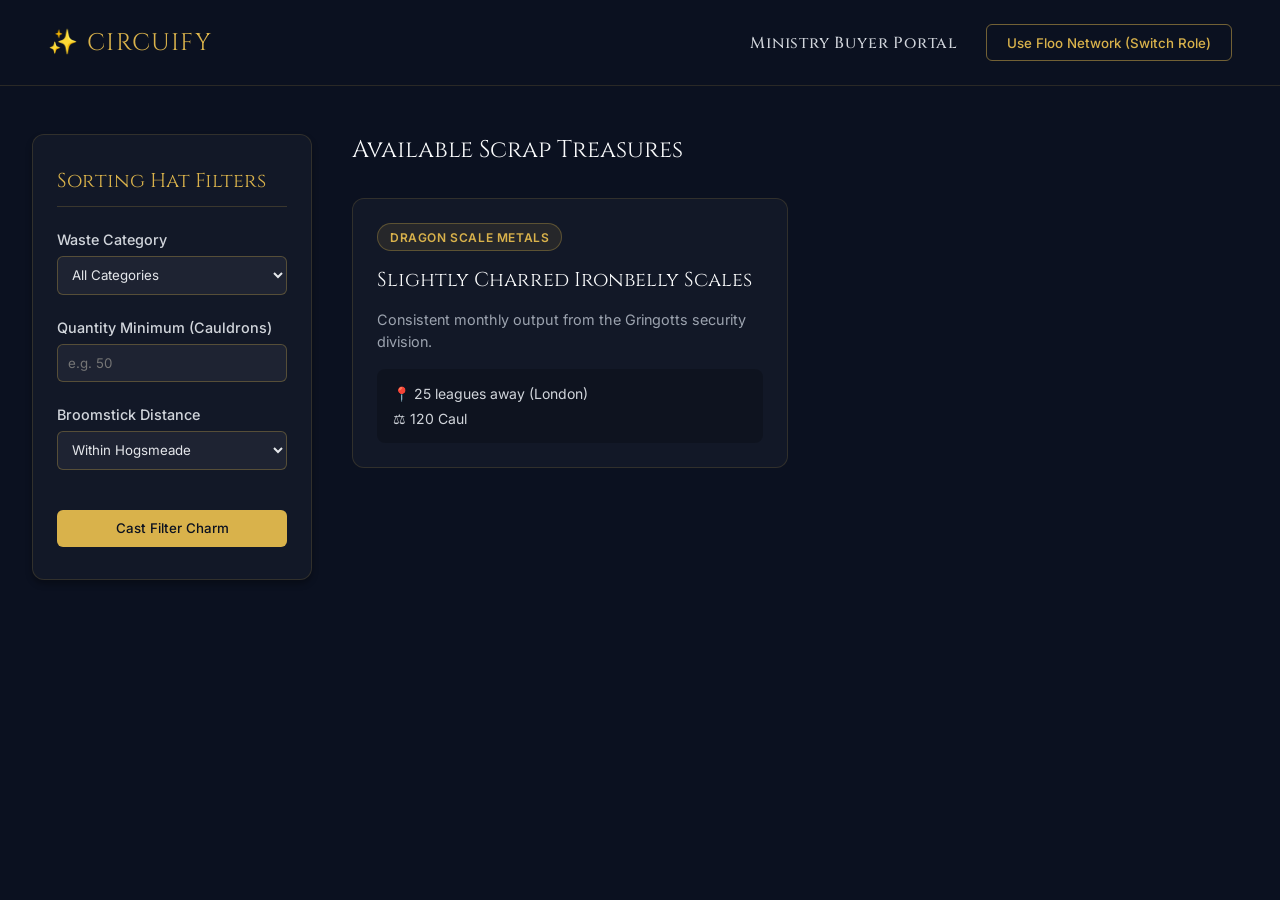
<file: buyer.html>
<!DOCTYPE html>
<html lang="en">
<head>
    <meta charset="UTF-8">
    <meta name="viewport" content="width=device-width, initial-scale=1.0">
    <title>Diagon Alley | Circuify</title>
    <link href="https://fonts.googleapis.com/css2?family=Cinzel:wght@400;600;700&family=Inter:wght@400;500&display=swap" rel="stylesheet">
    <link rel="stylesheet" href="style.css">
    <link rel="stylesheet" href="buyer.css">
</head>
<body>
    <header>
        <div class="logo">
            <span class="icon">✨</span> Circuify
        </div>
        <div class="nav-buttons">
            <span class="portal-label">Ministry Buyer Portal</span>
            <button class="btn-secondary" onclick="window.location.href='role.html'">Use Floo Network (Switch Role)</button>
        </div>
    </header>

    <main class="dashboard">
        <aside class="sidebar">
            <h3>Sorting Hat Filters</h3>
            <div class="filter-group">
                <label>Waste Category</label>
                <select>
                    <option>All Categories</option>
                    <option>Dragon Scale Metals</option>
                    <option>Potion Residues</option>
                    <option>Herbology Scraps</option>
                    <option>Wizard Robes</option>
                    <option>Parchment & Scrolls</option>
                    <option>Muggle Artifacts</option>
                    <option>Castle Stones</option>
                    <option>Phoenix Ashes</option>
                </select>
            </div>
            <div class="filter-group">
                <label>Quantity Minimum (Cauldrons)</label>
                <input type="number" placeholder="e.g. 50">
            </div>
            <div class="filter-group">
                <label>Broomstick Distance</label>
                <select>
                    <option>Within Hogsmeade</option>
                    <option>Within 100 Leagues</option>
                    <option>Global</option>
                </select>
            </div>
            <button class="btn-primary" style="width: 100%; margin-top: 1rem;">Cast Filter Charm</button>
        </aside>

        <section class="marketplace-section">
            <h2>Available Scrap Treasures</h2>
            <div class="marketplace-grid">
                
                <div class="listing-card">
                    <span class="listing-tag">Dragon Scale Metals</span>
                    <h3>Slightly Charred Ironbelly Scales</h3>
                    <p class="listing-desc">Consistent monthly output from the Gringotts security division.</p>
                    <ul class="details-list">
                        <li>📍 25 leagues away (London)</li>
                        <li>⚖️ 120 Caul
</file>
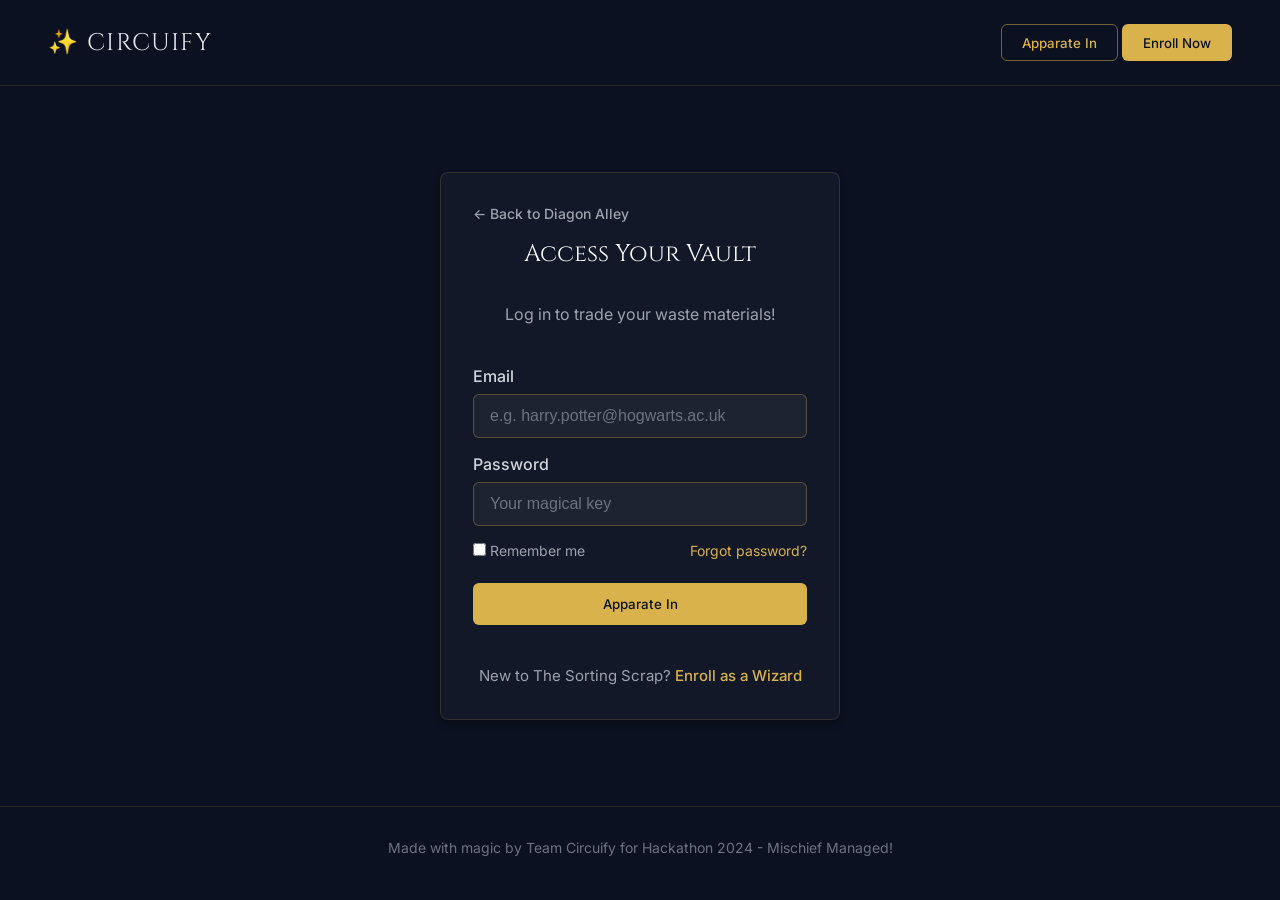
<file: login.html>
<!DOCTYPE html>
<html lang="en">
<head>
    <meta charset="UTF-8">
    <meta name="viewport" content="width=device-width, initial-scale=1.0">
    <title>Circuify</title>
    <link href="https://fonts.googleapis.com/css2?family=Cinzel:wght@400;600;700&family=Inter:wght@400;500&display=swap" rel="stylesheet">
    <link rel="stylesheet" href="style.css">
    <link rel="stylesheet" href="login.css">   
</head>
<body>
    <header>
        <a href="index.html" class="logo" style="text-decoration: none; color: inherit;">
            <span class="icon">✨</span> Circuify
        </a>
        <div class="nav-buttons">
            <a href="login.html" style="text-decoration: none;"><button class="btn-secondary">Apparate In</button></a>
            <a href="signup.html" style="text-decoration: none;"><button class="btn-primary">Enroll Now</button></a>
        </div>
    </header>

    <main>
        <section class="auth-section">
            <div class="card auth-card">
                <a href="index.html" class="back-link">&larr; Back to Diagon Alley</a>
                
                <h2>Access Your Vault</h2>
                <p style="text-align: center; color: #9CA3AF; margin-bottom: 1rem;">Log in to trade your waste materials!</p>
                <form id="login-form">
                    <div class="form-group">
                        <label for="email">Email</label>
                        <input type="email" id="email" name="email" required placeholder="e.g. harry.potter@hogwarts.ac.uk">
                    </div>
                    <div class="form-group" style="margin-top: 1rem;">
                        <label for="password">Password</label>
                        <input type="password" id="password" name="password" required placeholder="Your magical key">
                    </div>
                    <div class="auth-options" style="margin-top: 1rem;">
                        <label><input type="checkbox"> Remember me</label>
                        <a href="#">Forgot password?</a>
                    </div>
                    <button type="submit" class="btn-primary" style="width: 100%; margin-top: 1.5rem; padding: 0.75rem;">Apparate In</button>
                </form>
                <div class="auth-footer">
                    <p>New to The Sorting Scrap? <a href="signup.html">Enroll as a Wizard</a></p>
                </div>
            </div>
        </section>
    </main>

    <footer>
        <p>Made with magic by Team Circuify for Hackathon 2024 - Mischief Managed!</p>
    </footer>
<script>
    document.getElementById('login-form').addEventListener('submit', function(e) {
        e.preventDefault();
        console.log('Logging in...');
        // Send user to the role selection page after login
        window.location.href = 'role.html'; 
    });
</script>
</body>
</html>
</file>
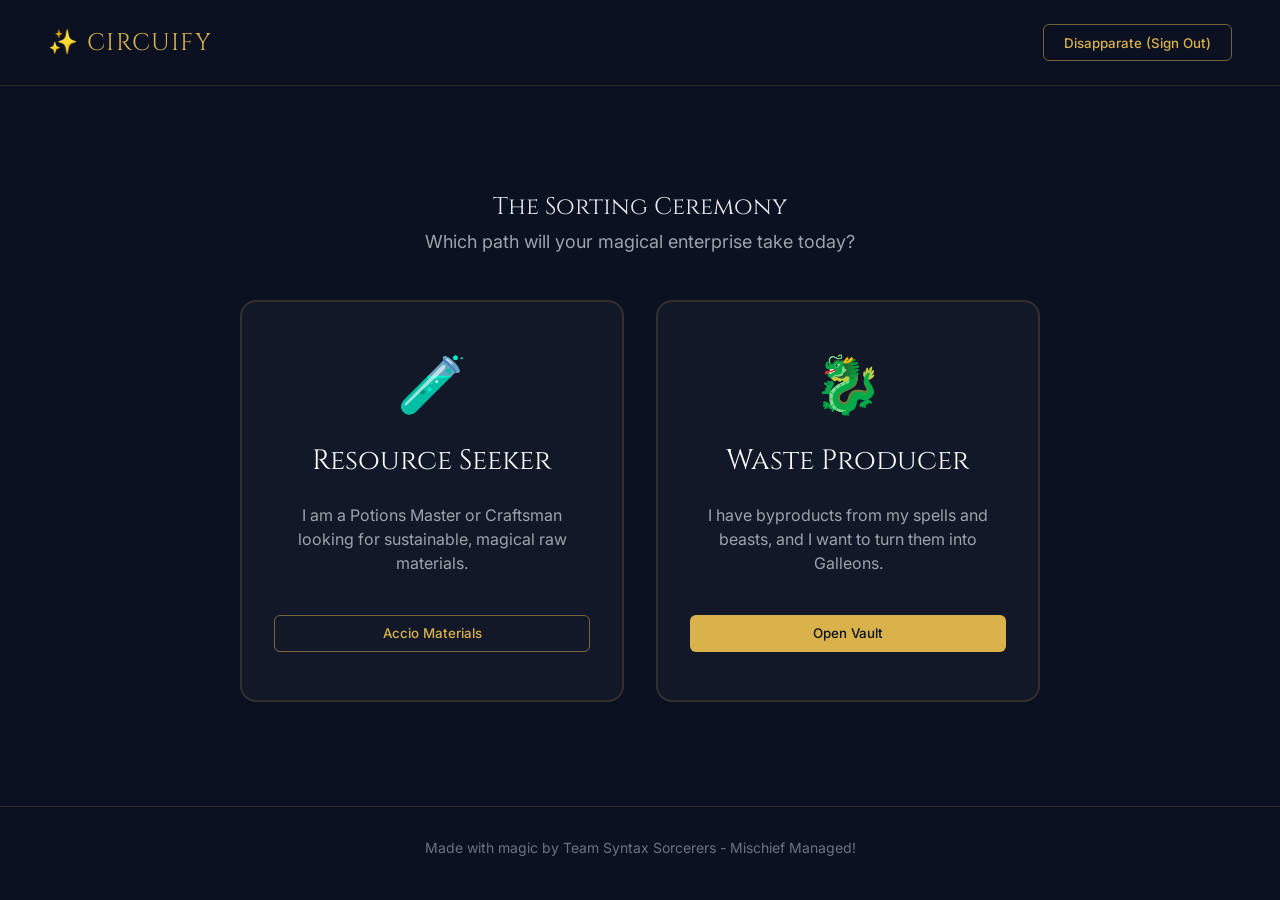
<file: role.html>
<!DOCTYPE html>
<html lang="en">
<head>
    <meta charset="UTF-8">
    <meta name="viewport" content="width=device-width, initial-scale=1.0">
    <title>Circuify</title>
    <link href="https://fonts.googleapis.com/css2?family=Cinzel:wght@400;600;700&family=Inter:wght@400;500&display=swap" rel="stylesheet">
    <link rel="stylesheet" href="style.css">
    <link rel="stylesheet" href="role.css">
</head>
<body>
    <header>
        <div class="logo">
            <span class="icon">✨</span> Circuify
        </div>
        <div class="nav-buttons">
            <button class="btn-secondary" onclick="window.location.href='index.html'">Disapparate (Sign Out)</button>
        </div>
    </header>

    <main>
        <section class="role-section">
            <div class="role-container">
                <h2>The Sorting Ceremony</h2>
                <p class="role-subtitle">Which path will your magical enterprise take today?</p>
                
                <div class="role-grid">
                    <div class="role-card">
                        <div class="role-icon">🧪</div>
                        <h3>Resource Seeker</h3>
                        <p>I am a Potions Master or Craftsman looking for sustainable, magical raw materials.</p>
                        <a href="buyer.html" style="width: 100%; text-decoration: none;">
                            <button class="btn-secondary" style="width: 100%;">Accio Materials</button>
                        </a>
                    </div>

                    <div class="role-card">
                        <div class="role-icon">🐉</div>
                        <h3>Waste Producer</h3>
                        <p>I have byproducts from my spells and beasts, and I want to turn them into Galleons.</p>
                        <a href="seller.html" style="width: 100%; text-decoration: none;">
                            <button class="btn-primary" style="width: 100%;">Open Vault</button>
                        </a>
                    </div>
                </div>
            </div>
        </section>
    </main>

    <footer>
        <p>Made with magic by Team Syntax Sorcerers - Mischief Managed!</p>
    </footer>
</body>
</html>
</file>
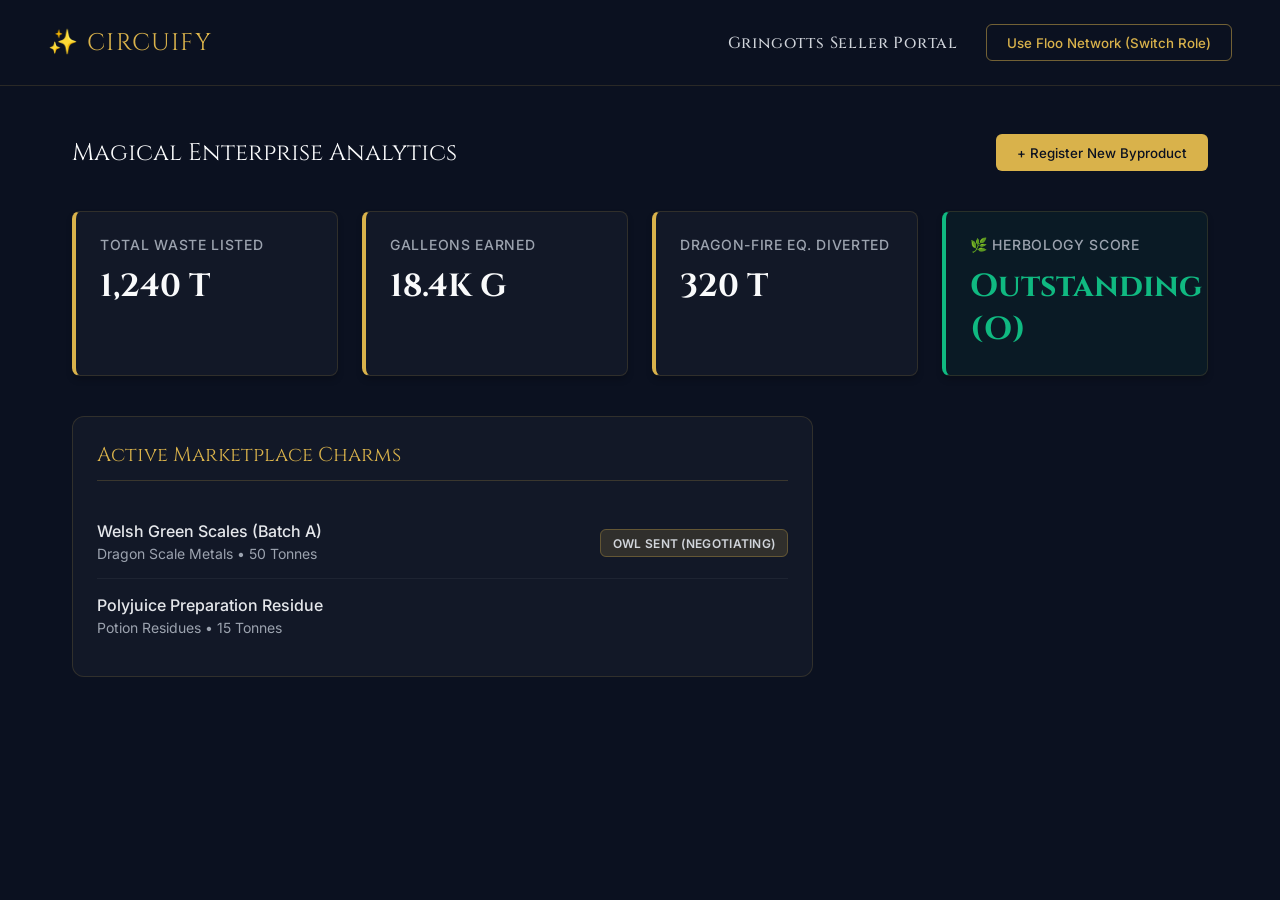
<file: seller.html>
<!DOCTYPE html>
<html lang="en">
<head>
    <meta charset="UTF-8">
    <meta name="viewport" content="width=device-width, initial-scale=1.0">
    <title>Vault Analytics | Circuify</title>
    <link href="https://fonts.googleapis.com/css2?family=Cinzel:wght@400;600;700&family=Inter:wght@400;500&display=swap" rel="stylesheet">
    <link rel="stylesheet" href="style.css">
    <link rel="stylesheet" href="seller.css">
</head>
<body>
    <header>
        <div class="logo">
            <span class="icon">✨</span> Circuify
        </div>
        <div class="nav-buttons">
            <span class="portal-label">Gringotts Seller Portal</span>
            <button class="btn-secondary" onclick="window.location.href='role.html'">Use Floo Network (Switch Role)</button>
        </div>
    </header>

    <main class="dashboard-container">
        <div class="header-action">
            <h2>Magical Enterprise Analytics</h2>
            <button class="btn-primary">+ Register New Byproduct</button>
        </div>

        <div class="kpi-grid">
            <div class="kpi-card">
                <div class="kpi-title">Total Waste Listed</div>
                <div class="kpi-value">1,240 T</div>
            </div>
            <div class="kpi-card">
                <div class="kpi-title">Galleons Earned</div>
                <div class="kpi-value">18.4K G</div>
            </div>
            <div class="kpi-card">
                <div class="kpi-title">Dragon-fire Eq. Diverted</div>
                <div class="kpi-value">320 T</div>
            </div>
            <div class="kpi-card green-score">
                <div class="kpi-title">🌿 Herbology Score</div>
                <div class="kpi-value emerald-text">Outstanding (O)</div>
            </div>
        </div>

        <div class="dashboard-panels">
            <div class="panel">
                <h3>Active Marketplace Charms</h3>
                <div class="data-row">
                    <div>
                        <strong>Welsh Green Scales (Batch A)</strong>
                        <p class="row-subtitle">Dragon Scale Metals • 50 Tonnes</p>
                    </div>
                    <div class="badge-container">
                        <span class="status-badge badge-warning">Owl Sent (Negotiating)</span>
                    </div>
                </div>
                <div class="data-row">
                    <div>
                        <strong>Polyjuice Preparation Residue</strong>
                        <p class="row-subtitle">Potion Residues • 15 Tonnes</p>
</file>
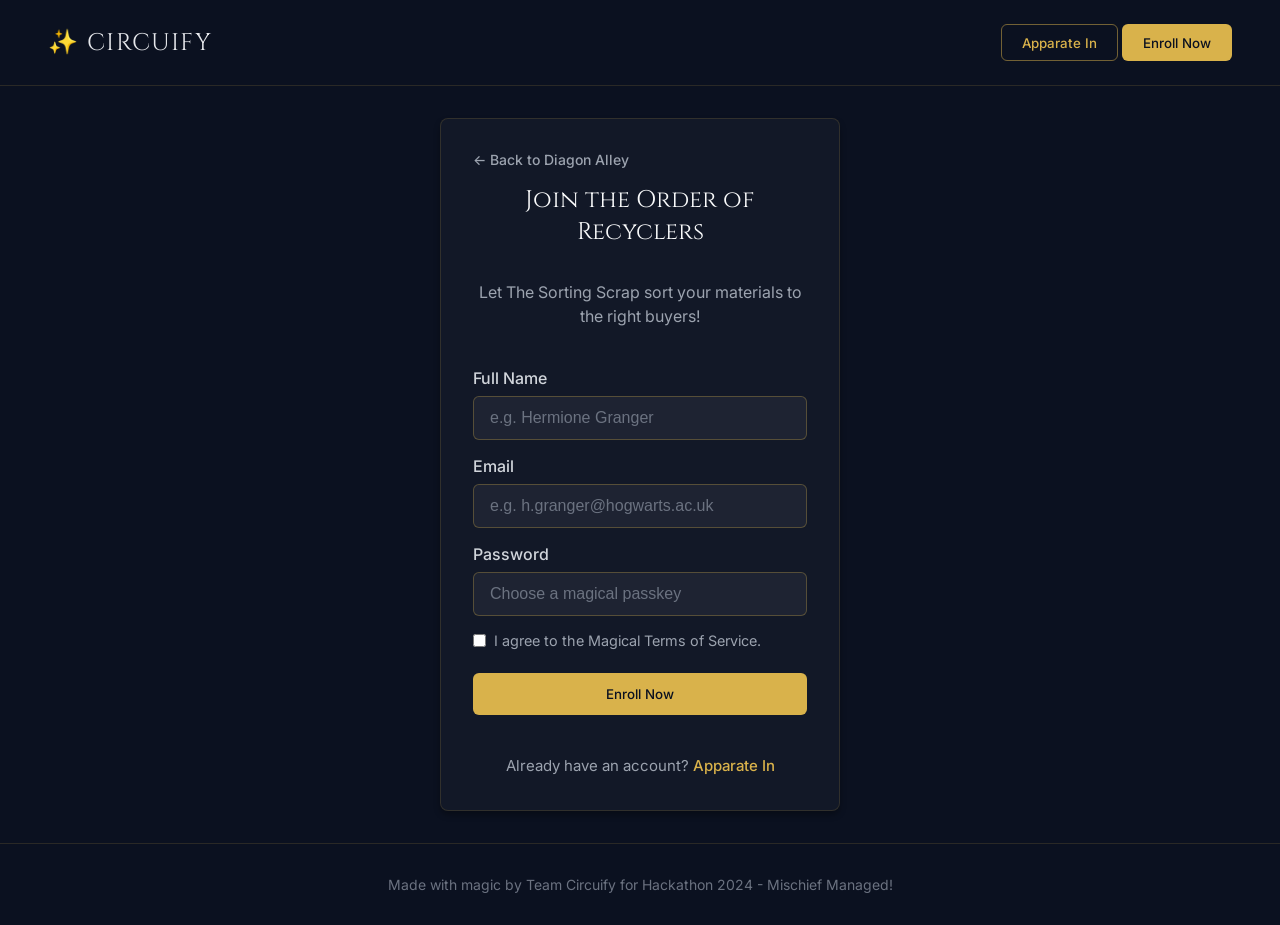
<file: signup.html>
<!DOCTYPE html>
<html lang="en">
<head>
    <meta charset="UTF-8">
    <meta name="viewport" content="width=device-width, initial-scale=1.0">
    <title>Enroll Now | The Sorting Scrap</title>
    <link href="https://fonts.googleapis.com/css2?family=Cinzel:wght@400;600;700&family=Inter:wght@400;500&display=swap" rel="stylesheet">
    <link rel="stylesheet" href="style.css">
    <link rel="stylesheet" href="signup.css">
</head>
<body>
    <header>
        <a href="index.html" class="logo" style="text-decoration: none; color: inherit;">
            <span class="icon">✨</span> Circuify
        </a>
        <div class="nav-buttons">
            <a href="login.html" style="text-decoration: none;"><button class="btn-secondary">Apparate In</button></a>
            <button class="btn-primary">Enroll Now</button>
        </div>
    </header>

    <main>
        <section class="auth-section">
            <div class="card auth-card">
                <a href="index.html" class="back-link">&larr; Back to Diagon Alley</a>

                <h2>Join the Order of Recyclers</h2>
                <p style="text-align: center; color: #9CA3AF; margin-bottom: 1rem;">Let The Sorting Scrap sort your materials to the right buyers!</p>
                <form id="signup-form">
                    <div class="form-group">
                        <label for="name">Full Name</label>
                        <input type="text" id="name" name="name" required placeholder="e.g. Hermione Granger">
                    </div>
                    <div class="form-group" style="margin-top: 1rem;">
                        <label for="email">Email</label>
                        <input type="email" id="email" name="email" required placeholder="e.g. h.granger@hogwarts.ac.uk">
                    </div>
                    <div class="form-group" style="margin-top: 1rem;">
                        <label for="password">Password</label>
                        <input type="password" id="password" name="password" required placeholder="Choose a magical passkey">
                    </div>
                    <div class="auth-options" style="margin-top: 1rem; font-size: 0.9rem;">
                        <label style="display: flex; align-items: center; gap: 0.5rem;">
                            <input type="checkbox" required> I agree to the Magical Terms of Service.
                        </label>
                    </div>
                    <button type="submit" class="btn-primary" style="width: 100%; margin-top: 1.5rem; padding: 0.75rem;">Enroll Now</button>
                </form>
                <div class="auth-footer">
                    <p>Already have an account? <a href="login.html">Apparate In</a></p>
                </div>
            </div>
        </section>
    </main>

    <footer>
        <p>Made with magic by Team Circuify for Hackathon 2024 - Mischief Managed!</p>
    </footer>

    <script>
    document.getElementById('signup-form').addEventListener('submit', function(e) {
        e.preventDefault();
        console.log('Signing up...');
        // Send user to the role selection page after registering
        window.location.href = 'role.html'; 
    });
    </script>
</body>
</html>
</file>
<file: style.css>
* {
    margin: 0;
    padding: 0;
    box-sizing: border-box;
}

body {
    background-color: #0B1120; /* Deep Navy Background */
    color: #E5E7EB; /* Light Cream/Gray text for readability */
    font-family: 'Inter', system-ui, -apple-system, sans-serif;
}

h1, h2, h3 {
    font-family: 'Cinzel', serif; /* Magical Serif Font for headings */
    font-weight: 400;
}

header {
    display: flex;
    justify-content: space-between;
    align-items: center;
    padding: 1.5rem 3rem;
    border-bottom: 1px solid rgba(217, 178, 75, 0.15); /* Subtle gold border */
}

.logo {
    font-size: 1.5rem;
    color: #D9B24B; /* Gold */
    font-family: 'Cinzel', serif;
    display: flex;
    align-items: center;
    gap: 0.5rem;
    text-transform: uppercase;
    letter-spacing: 0.05em;
}

button {
    cursor: pointer;
    border-radius: 0.375rem;
    font-family: 'Inter', sans-serif;
    font-weight: 500;
    padding: 0.6rem 1.25rem;
    border: 1px solid transparent;
    transition: all 0.2s ease-in-out;
}

.btn-primary {
    background-color: #D9B24B; /* Gold */
    color: #0B1120; /* Dark Navy Text */
}

.btn-primary:hover {
    background-color: #EAD078;
}

.btn-secondary {
    background-color: transparent;
    color: #D9B24B; /* Gold */
    border-color: rgba(217, 178, 75, 0.5); /* Gold Border */
}

.btn-secondary:hover {
    background-color: rgba(217, 178, 75, 0.1);
    border-color: #D9B24B;
}

.hero {
    text-align: center;
    padding: 6rem 2rem;
    max-width: 900px;
    margin: 0 auto;
}

.badge {
    background-color: transparent;
    color: #D9B24B;
    padding: 0.35rem 1rem;
    border-radius: 9999px;
    border: 1px solid rgba(217, 178, 75, 0.4);
    font-size:larger;
    font-weight: 700;
    display: inline-block;
    margin-bottom: 2rem;
}

h1 {
    font-size: 4rem;
    margin: 1rem 0 1.5rem 0;
    color: #F9FAFB;
    line-height: 1.2;
    text-transform: uppercase;
    letter-spacing: 0.02em;
}

.highlight {
    color: #D9B24B; /* Gold Highlight */
}

.hero p {
    font-size: 1.125rem;
    color: #9CA3AF;
    margin-bottom: 3rem;
    max-width: 600px;
    margin-left: auto;
    margin-right: auto;
    line-height: 1.6;
}

.hero-buttons {
    display: flex;
    justify-content: center;
    gap: 1.5rem;
}

.features {
    display: flex;
    gap: 2rem;
    padding: 2rem;
    max-width: 1200px;
    margin: 0 auto;
    flex-wrap: wrap;
}

.card {
    flex: 1;
    min-width: 300px;
    padding: 2rem;
    background-color: rgba(255, 255, 255, 0.03); /* Slight lift from background */
    border: 1px solid rgba(217, 178, 75, 0.15);
    border-radius: 0.5rem;
    box-shadow: 0 4px 6px rgba(0,0,0,0.3);
}

.card .icon {
    font-size: 2rem;
    margin-bottom: 1rem;
    display: inline-block;
}

.card h3 {
    margin-bottom: 0.75rem;
    color: #F9FAFB;
    font-size: 1.25rem;
}

.card p {
    color: #9CA3AF;
    line-height: 1.5;
}

.categories {
    text-align: center;
    padding: 4rem 2rem;
    max-width: 1200px;
    margin: 0 auto;
}

.categories h2 {
    font-size: 2.5rem;
    margin-bottom: 3rem;
    color: #D9B24B;
}

.grid {
    display: grid;
    grid-template-columns: repeat(auto-fit, minmax(140px, 1fr));
    gap: 1.5rem;
}

.cat-card {
    background-color: rgba(255, 255, 255, 0.03);
    border: 1px solid rgba(217, 178, 75, 0.15);
    border-radius: 0.5rem;
    padding: 1.5rem 0.5rem;
    display: flex;
    flex-direction: column;
    align-items: center;
    gap: 0.75rem;
    transition: transform 0.2s ease, border-color 0.2s ease;
}

.cat-card:hover {
    transform: translateY(-5px);
    border-color: rgba(217, 178, 75, 0.5);
}

.cat-card .icon {
    font-size: 1.75rem;
}

.cat-card p {
    font-size: 0.875rem;
    color: #D1D5DB;
    font-weight: 500;
}

.cta-banner {
    padding: 2rem;
    max-width: 800px;
    margin: 0 auto 4rem auto;
}

.cta-content {
    background-color: rgba(217, 178, 75, 0.05); /* Faint gold tint */
    border: 1px solid rgba(217, 178, 75, 0.3);
    padding: 3rem;
    border-radius: 1rem;
    text-align: center;
}

.cta-content h2 {
    font-size: 2rem;
    margin-bottom: 1rem;
    color: #F9FAFB;
}

.cta-content p {
    margin-bottom: 2rem;
    font-size: 1.125rem;
    color: #9CA3AF;
}

footer {
    text-align: center;
    padding: 2rem;
    color: #6B7280;
    border-top: 1px solid rgba(217, 178, 75, 0.15);
    font-size: 0.875rem;
}
</file>
<file: buyer.css>
/* Dashboard Layout */
.dashboard { 
    display: grid; 
    grid-template-columns: 280px 1fr; 
    gap: 2.5rem; 
    padding: 3rem 2rem; 
    max-width: 1400px; 
    margin: 0 auto; 
}

/* Header Adjustments for Portal Label */
.portal-label {
    margin-right: 1.5rem; 
    font-weight: 500;
    color: #D1D5DB; /* Light grey */
    font-family: 'Cinzel', serif;
    letter-spacing: 0.05em;
}

/* Sidebar Styles */
.sidebar { 
    background-color: rgba(255, 255, 255, 0.03); 
    padding: 2rem 1.5rem; 
    border: 1px solid rgba(217, 178, 75, 0.15); 
    border-radius: 0.75rem; 
    height: fit-content; 
    box-shadow: 0 4px 6px rgba(0,0,0,0.3);
}

.sidebar h3 { 
    margin-bottom: 1.5rem; 
    border-bottom: 1px solid rgba(217, 178, 75, 0.2); 
    padding-bottom: 0.75rem; 
    color: #D9B24B; /* Gold */
    font-size: 1.25rem;
}

.filter-group { 
    margin-bottom: 1.5rem; 
}

.filter-group label { 
    display: block; 
    margin-bottom: 0.5rem; 
    color: #D1D5DB; 
    font-weight: 500; 
    font-size: 0.9rem;
}

/* Input & Select fields inside the sidebar */
.filter-group select, 
.filter-group input { 
    width: 100%; 
    padding: 0.6rem; 
    background-color: rgba(255, 255, 255, 0.05);
    border: 1px solid rgba(217, 178, 75, 0.3); 
    border-radius: 0.375rem; 
    color: #E5E7EB;
    font-family: 'Inter', sans-serif;
    transition: border-color 0.2s ease, box-shadow 0.2s ease;
}

.filter-group select:focus, 
.filter-group input:focus { 
    outline: none;
    border-color: #D9B24B;
    box-shadow: 0 0 0 1px #D9B24B;
}

.filter-group select option {
    background-color: #0B1120; /* Dark Navy for dropdown options */
    color: #E5E7EB;
}

/* Marketplace Area */
.marketplace-section h2 {
    margin-bottom: 2rem;
    color: #F9FAFB;
}

.marketplace-grid { 
    display: grid; 
    grid-template-columns: repeat(auto-fill, minmax(300px, 1fr)); 
    gap: 1.5rem; 
}

/* Listing Cards */
.listing-card { 
    background-color: rgba(255, 255, 255, 0.03);
    border: 1px solid rgba(217, 178, 75, 0.15); 
    border-radius: 0.75rem; 
    padding: 1.5rem; 
    display: flex; 
    flex-direction: column; 
    gap: 1rem; 
    transition: transform 0.2s ease, border-color 0.2s ease;
}

.listing-card:hover {
    transform: translateY(-4px);
    border-color: rgba(217, 178, 75, 0.5);
    box-shadow: 0 10px 20px rgba(0,0,0,0.2);
}

.listing-tag { 
    background-color: rgba(217, 178, 75, 0.1); /* Faint gold */
    color: #D9B24B; /* Gold text */
    padding: 0.35rem 0.75rem; 
    border-radius: 9999px; 
    font-size: 0.75rem; 
    font-weight: 600; 
    width: fit-content; 
    border: 1px solid rgba(217, 178, 75, 0.3);
    text-transform: uppercase;
    letter-spacing: 0.05em;
}

.listing-card h3 {
    color: #F9FAFB;
    font-size: 1.25rem;
    line-height: 1.3;
}

.listing-desc {
    color: #9CA3AF; 
    font-size: 0.9rem;
    line-height: 1.5;
}

.details-list { 
    font-size: 0.875rem; 
    color: #D1D5DB; 
    list-style: none; 
    background-color: rgba(0, 0, 0, 0.2); /* Slightly darker inset area */
    padding: 1rem;
    border-radius: 0.5rem;
}

.details-list li { 
    margin-bottom: 0.5rem; 
    display: flex; 
    gap: 0.5rem; 
    align-items: center;
}

.details-list li:last-child {
    margin-bottom: 0;
}

.price-row { 
    display: flex; 
    justify-content: space-between; 
    align-items: center; 
    font-family: 'Cinzel', serif;
    font-weight: 600; 
    font-size: 1.25rem; 
    color: #D9B24B; /* Gold */
    margin-top: auto; /* Pushes price row to bottom if descriptions vary in height */
    padding-top: 0.5rem;
}
</file>
<file: login.css>
.auth-section {
    display: flex;
    justify-content: center;
    align-items: center;
    min-height: 80vh;
    padding: 2rem;
}

.auth-card {
    max-width: 400px;
    width: 100%;
    display: flex;
    flex-direction: column;
    gap: 1.5rem;
    /* Inherits background, border, and shadow from .card in style.css */
}

/* Updated: Styles for the back button */
.back-link {
    display: inline-block;
    color: #9CA3AF;
    text-decoration: none;
    font-size: 0.875rem;
    font-weight: 500;
    margin-bottom: -0.5rem; /* Pulls it closer to the heading */
    transition: color 0.2s ease;
}

.back-link:hover {
    color: #D9B24B; /* Magical Gold */
}

.auth-card h2 {
    text-align: center;
    margin-bottom: 0.5rem;
    color: #F9FAFB;
}

.form-group {
    display: flex;
    flex-direction: column;
    gap: 0.5rem;
}

.form-group label {
    font-weight: 500;
    color: #D1D5DB;
}

/* Updated Input Styles for Dark Mode */
.form-group input {
    padding: 0.75rem 1rem;
    background-color: rgba(255, 255, 255, 0.05);
    border: 1px solid rgba(217, 178, 75, 0.3);
    border-radius: 0.375rem;
    font-size: 1rem;
    color: #E5E7EB;
    transition: all 0.2s ease;
}

.form-group input::placeholder {
    color: #6B7280;
}

.form-group input:focus {
    outline: none;
    border-color: #D9B24B;
    box-shadow: 0 0 0 1px #D9B24B; /* Gold glow on focus */
}

.auth-options {
    display: flex;
    justify-content: space-between;
    align-items: center;
    font-size: 0.875rem;
    color: #9CA3AF;
}

.auth-options a {
    color: #D9B24B;
    text-decoration: none;
    transition: opacity 0.2s ease;
}

.auth-options a:hover {
    opacity: 0.8;
}

.auth-footer {
    text-align: center;
    font-size: 0.9375rem;
    margin-top: 1rem;
    color: #9CA3AF;
}

.auth-footer a {
    color: #D9B24B;
    text-decoration: none;
    font-weight: 500;
    transition: opacity 0.2s ease;
}

.auth-footer a:hover {
    opacity: 0.8;
}
</file>
<file: role.css>
.role-section { 
    display: flex; 
    justify-content: center; 
    align-items: center; 
    min-height: 80vh; 
    padding: 2rem; 
}

.role-container { 
    max-width: 800px; 
    width: 100%; 
    text-align: center; 
}

/* Moved inline styles to class for cleaner HTML */
.role-subtitle {
    color: #9CA3AF; 
    font-size: 1.125rem; 
    margin-top: 0.5rem;
}

.role-grid { 
    display: grid; 
    grid-template-columns: repeat(auto-fit, minmax(300px, 1fr)); 
    gap: 2rem; 
    margin-top: 3rem; 
}

.role-card { 
    padding: 3rem 2rem; 
    background-color: rgba(255, 255, 255, 0.03); /* Glassmorphism/Dark mode feel */
    border: 2px solid rgba(217, 178, 75, 0.15); /* Faint gold border */
    border-radius: 1rem; 
    cursor: pointer; 
    transition: all 0.3s ease; 
    display: flex; 
    flex-direction: column; 
    align-items: center; 
    gap: 1.5rem; 
}

.role-card:hover { 
    border-color: #D9B24B; /* Solid gold on hover */
    box-shadow: 0 10px 25px -5px rgba(217, 178, 75, 0.15); /* Subtle gold glow */
    transform: translateY(-5px); 
}

.role-icon { 
    font-size: 3.5rem; 
}

.role-card h3 { 
    font-size: 1.75rem; 
    color: #F9FAFB; 
    font-family: 'Cinzel', serif; /* Matching the magical heading font */
}

.role-card p { 
    color: #9CA3AF; 
    margin-bottom: 1rem; 
    line-height: 1.5;
}
</file>
<file: seller.css>
/* Dashboard Layout */
.dashboard-container { 
    padding: 3rem 2rem; 
    max-width: 1200px; 
    margin: 0 auto; 
}

/* Header Adjustments for Portal Label */
.portal-label {
    margin-right: 1.5rem; 
    font-weight: 500;
    color: #D1D5DB; 
    font-family: 'Cinzel', serif;
    letter-spacing: 0.05em;
}

.header-action { 
    display: flex; 
    justify-content: space-between; 
    align-items: center; 
    margin-bottom: 2.5rem; 
}

.header-action h2 {
    color: #F9FAFB;
}

/* KPI Cards */
.kpi-grid { 
    display: grid; 
    grid-template-columns: repeat(auto-fit, minmax(220px, 1fr)); 
    gap: 1.5rem; 
    margin-bottom: 2.5rem; 
}

.kpi-card { 
    background-color: rgba(255, 255, 255, 0.03); 
    padding: 1.5rem; 
    border-radius: 0.5rem; 
    border: 1px solid rgba(217, 178, 75, 0.15); 
    border-left: 4px solid #D9B24B; /* Gold Left Border */
    box-shadow: 0 4px 6px rgba(0,0,0,0.2); 
    transition: transform 0.2s ease;
}

.kpi-card:hover {
    transform: translateY(-3px);
}

.kpi-title { 
    font-size: 0.875rem; 
    color: #9CA3AF; 
    text-transform: uppercase; 
    letter-spacing: 0.05em; 
    margin-bottom: 0.75rem;
    font-weight: 500;
}

.kpi-value { 
    font-size: 2rem; 
    font-weight: bold; 
    color: #F9FAFB; 
    font-family: 'Cinzel', serif;
}

/* Specific styling for the Herbology Score Card */
.green-score { 
    border-left-color: #10B981; /* Magical Emerald */
    background-color: rgba(16, 185, 129, 0.05); 
}

.emerald-text {
    color: #10B981;
}

/* Dashboard Panels */
.dashboard-panels { 
    display: grid; 
    grid-template-columns: 2fr 1fr; 
    gap: 1.5rem; 
}

@media (max-width: 768px) {
    .dashboard-panels {
        grid-template-columns: 1fr;
    }
}

.panel { 
    background-color: rgba(255, 255, 255, 0.03); 
    border: 1px solid rgba(217, 178, 75, 0.15); 
    border-radius: 0.75rem; 
    padding: 1.5rem; 
}

.panel h3 { 
    margin-bottom: 1.5rem; 
    color: #D9B24B; 
    border-bottom: 1px solid rgba(217, 178, 75, 0.2); 
    padding-bottom: 0.75rem;
    font-size: 1.25rem;
}

/* Data Rows */
.data-row { 
    display: flex; 
    justify-content: space-between; 
    align-items: center;
    padding: 1rem 0; 
    border-bottom: 1px solid rgba(255, 255, 255, 0.05); 
}

.data-row:last-child { 
    border-bottom: none; 
}

.data-row strong {
    color: #E5E7EB;
    font-weight: 500;
}

.data-row span {
    color: #D1D5DB;
}

.row-subtitle {
    font-size: 0.875rem; 
    color: #9CA3AF;
    margin-top: 0.25rem;
}

/* Status Badges */
.badge-container {
    text-align: right;
}

.status-badge { 
    padding: 0.35rem 0.75rem; 
    border-radius: 0.375rem; 
    font-size: 0.75rem; 
    font-weight: 600; 
    letter-spacing: 0.025em;
    text-transform: uppercase;
}

.badge-warning {
    background-color: rgba(217, 178, 75, 0.15); 
    color: #D9B24B; 
    border: 1px solid rgba(217, 178, 75, 0.3);
}

.badge-success {
    background-color: rgba(16, 185, 129, 0.15); 
    color: #34D399; 
    border: 1px solid rgba(16, 185, 129, 0.3);
}

.badge-neutral {
    background-color: rgba(156, 163, 175, 0.15); 
    color: #9CA3AF;
    border: 1px solid rgba(156, 163, 175, 0.3);
}

/* Growth Metric Box */
.growth-metric {
    margin-top: 1.5rem; 
    padding-top: 1.5rem; 
    border-top: 1px solid rgba(217, 178, 75, 0.2);
}

.growth-metric p {
    font-size: 0.875rem; 
    color: #34D399; /* Emerald Green */
    font-weight: bold;
    letter-spacing: 0.025em;
}
</file>
<file: signup.css>
.auth-section {
    display: flex;
    justify-content: center;
    align-items: center;
    min-height: 80vh;
    padding: 2rem;
}

.auth-card {
    max-width: 400px;
    width: 100%;
    display: flex;
    flex-direction: column;
    gap: 1.5rem;
    /* Inherits background, border, and shadow from .card in style.css */
}

/* Updated: Styles for the back button */
.back-link {
    display: inline-block;
    color: #9CA3AF;
    text-decoration: none;
    font-size: 0.875rem;
    font-weight: 500;
    margin-bottom: -0.5rem;
    transition: color 0.2s ease;
}

.back-link:hover {
    color: #D9B24B; /* Magical Gold */
}

.auth-card h2 {
    text-align: center;
    margin-bottom: 0.5rem;
    color: #F9FAFB;
}

.form-group {
    display: flex;
    flex-direction: column;
    gap: 0.5rem;
}

.form-group label {
    font-weight: 500;
    color: #D1D5DB;
}

/* Updated Input Styles for Dark Mode */
.form-group input[type="text"],
.form-group input[type="email"],
.form-group input[type="password"] {
    padding: 0.75rem 1rem;
    background-color: rgba(255, 255, 255, 0.05);
    border: 1px solid rgba(217, 178, 75, 0.3);
    border-radius: 0.375rem;
    font-size: 1rem;
    color: #E5E7EB;
    transition: all 0.2s ease;
}

.form-group input::placeholder {
    color: #6B7280;
}

.form-group input:focus {
    outline: none;
    border-color: #D9B24B;
    box-shadow: 0 0 0 1px #D9B24B; /* Gold glow on focus */
}

.auth-options {
    display: flex;
    justify-content: space-between;
    align-items: center;
    font-size: 0.875rem;
    color: #9CA3AF;
}

.auth-options input[type="checkbox"] {
    accent-color: #D9B24B; /* Colors the checkbox gold when checked */
}

.auth-options a {
    color: #D9B24B;
    text-decoration: none;
    transition: opacity 0.2s ease;
}

.auth-options a:hover {
    opacity: 0.8;
}

.auth-footer {
    text-align: center;
    font-size: 0.9375rem;
    margin-top: 1rem;
    color: #9CA3AF;
}

.auth-footer a {
    color: #D9B24B;
    text-decoration: none;
    font-weight: 500;
    transition: opacity 0.2s ease;
}

.auth-footer a:hover {
    opacity: 0.8;
}
</file>
